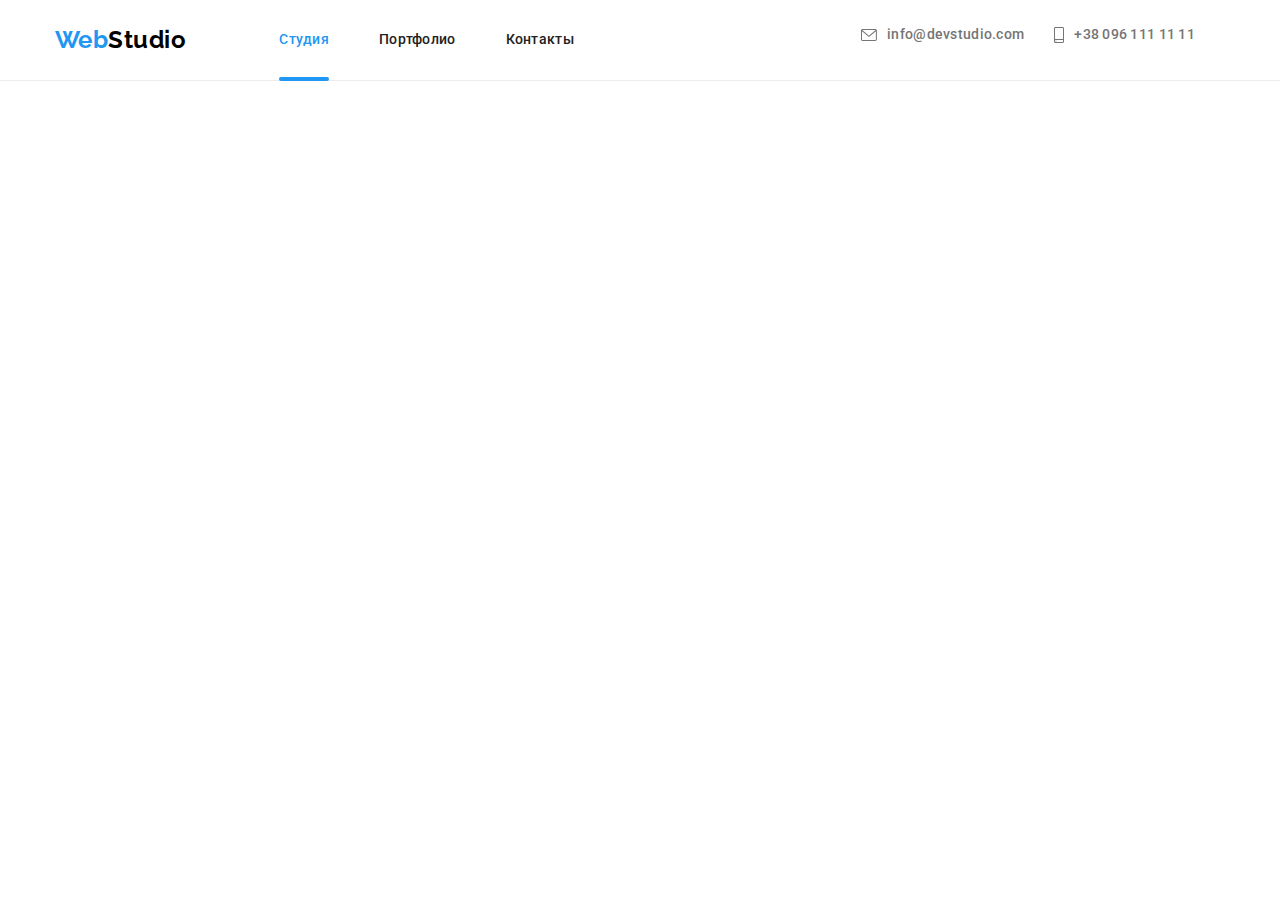
<file: index.html>
<!DOCTYPE html>
<html lang="ru">
  <head>
    <meta charset="UTF-8" />
    <meta name="viewport" content="width=device-width, initial-scale=1.0" />
    <link rel="stylesheet" href="https://cdnjs.cloudflare.com/ajax/libs/modern-normalize/1.0.0/modern-normalize.min.css">
    <link rel="preconnect" href="https://fonts.gstatic.com">
    <link href="https://fonts.googleapis.com/css2?family=Raleway:wght@700&family=Roboto:wght@400;500;700;900&display=swap" rel="stylesheet"/>
    <link rel="stylesheet" href="https://cdnjs.cloudflare.com/ajax/libs/animate.css/4.1.1/animate.min.css" />
    <link rel="stylesheet" href="./css/main.min.css">
    <title>Главная</title>
  </head>
  <body>
    <!--Шапка сайта-->
    <header class="header">
      <div class="container">
        <a class="logo-link link animate__bounceIn" href="./index.html" lang="en" aria-label="логотип кампании">Web<span
            class="header__logo">Studio</span>
        </a>
        <div class="container__menu">
          <nav class="header__site-nav">
            <ul class="site-nav__list list">
              <li class="site-nav__item">
                <a class="site-nav__link link site-nav__link--current" href="./index.html">Студия</a>
              </li>
              <li class="site-nav__item">
                <a class="site-nav__link link" href="./portfolio.html">Портфолио</a>
              </li>
              <li class="site-nav__item">
                <a class="site-nav__link link" href="">Контакты</a>
              </li>
            </ul>
          </nav>
          <address class="header-address">
            <ul class="header-address__list list">
              <li class="header-address__item">
                <a class="header-address__link link" href="mailto:info@devstudio.com">
                  <svg class="mail-icon" width="16px" height="12px">
                    <use href="./images/sprite.svg#icon-envelope"></use>
                  </svg>
                  info@devstudio.com
                </a>
              </li>
              <li class="header-address__item">
                <a class="header-address__link link" href="tel:+380961111111">
                  <svg class="tel-icon" width="10px" height="16px">
                    <use href="./images/sprite.svg#icon-smartphone"></use>
                  </svg>
                  +38 096 111 11 11</a>
              </li>
            </ul>
          </address>
        </div>
      </div>
    </header>
      <!--Уникальный контент-->
      <main>
        <!--Герой-->
<!--           <section class="hero">
            <div class="container">
              <h1 class="hero__title">
                Эффективные решения для вашего бизнеса
              </h1>
              <button class="main__button" type="button" data-modal-open>Заказать услугу</button>
            </div>
          </section> -->
          <!--Наши особенности. Логический заголовок h2 потом убрать
<!--           <section class="our-features section">
          <div class="container">
            <h2 class="section__heading visually-hidden">Наши особенности</h2>
            <ul class="our-features-list list">
              <li class="our-features-list__item">
                <div class="our-features-list__icon">
                  <svg width="70px" height="70px">
                    <use href="./images/sprite.svg#icon-antenna"></use>
                </svg>
                </div>
                <h3 class="our-features-list__headline">
                  Внимание к деталям
                </h3>
                <p class="our-features-list__paragraph">
                  Идейные соображения, а также начало повседневной работы по формированию позиции.
                </p>
              </li>
              <li class="our-features-list__item">
                <div class="our-features-list__icon">
                  <svg width="70px" height="70px">
                    <use href="./images/sprite.svg#icon-clock"></use>
                </svg>
                </div>
                <h3 class="our-features-list__headline">
                  Пунктуальность
                </h3>
                <p class="our-features-list__paragraph">
                  Задача организации, в особенности же рамки и место обучения кадров влечет за собой.
                </p>
              </li>
              <li class="our-features-list__item">
                <div class="our-features-list__icon">
                  <svg width="70px" height="70px">
                    <use href="./images/sprite.svg#icon-diagram"></use>
                </svg>
                </div>
                <h3 class="our-features-list__headline">
                  Планирование
                </h3>
                <p class="our-features-list__paragraph">
                  Равным образом консультация с широким активом в значительной степени обуславливает.
                </p>
              </li>
              <li class="our-features-list__item">
                <div class="our-features-list__icon">
                  <svg width="70px" height="70px">
                    <use href="./images/sprite.svg#icon-astronaut"></use>
                </svg>
                </div>
                <h3 class="our-features-list__headline">
                  Современные технологии
                </h3>
                <p class="our-features-list__paragraph">
                  Значимость этих проблем настолько очевидна, что реализация плановых заданий.
                </p>
              </li>
            </ul>
          </div>
        </section> -->
        <!--Чем мы занимаеся-->
<!--         <section class="our-projects section">
          <div class="container">
            <h2 class="section__heading">
              Чем мы занимаемся
            </h2>
            <ul class="our-projects-list list">
              <li class="our-projects-list__item">
                <picture class="our-projects-list__picture">
                  <source srcset="./images/what-we-do/our-projects-desktop3.webp 1x, ./images/what-we-do/our-projects-desktop3@2x.webp 2x"
                    media="(min-width: 1200px)" type="image/webp">
                  <source srcset="./images/what-we-do/our-projects-desktop3.jpg 1x, ./images/what-we-do/our-projects-desktop3@2x.jpg 2x"
                    media="(min-width: 1200px)">
                  <img class="our-projects-list__image img-responsive" src="./images/what-we-do/our-projects-desktop1.jpg"
                    alt="человек печатает на клавиатуре">
                </picture>
                  <h3 class="our-projects-list__headline">Десктопные приложения</h3>
              </li>
              <li class="our-projects-list__item">
                <picture class="our-projects-list__picture">
                  <source srcset="./images/what-we-do/our-projects-desktop2.webp 1x, ./images/what-we-do/our-projects-desktop2@2x.webp 2x"
                    media="(min-width: 1200px)" type="image/webp">
                  <source srcset="./images/what-we-do/our-projects-desktop2.jpg 1x, ./images/what-we-do/our-projects-desktop2@2x.jpg 2x"
                    media="(min-width: 1200px)">
                  <img class="our-projects-list__image img-responsive" src="./images/what-we-do/our-projects-desktop2.jpg" alt="человек держит смартфон">
                </picture>
                  <h3 class="our-projects-list__headline">Мобильные приложения</h3>
              </li>
              <li class="our-projects-list__item">
                <picture class="our-projects-list__picture">
                  <source srcset="./images/what-we-do/our-projects-desktop1.webp 1x, ./images/what-we-do/our-projects-desktop1@2x.webp 2x"
                    media="(min-width: 1200px)" type="image/webp">
                  <source srcset="./images/what-we-do/our-projects-desktop1.jpg 1x, ./images/what-we-do/our-projects-desktop1@2x.jpg 2x"
                    media="(min-width: 1200px)">
                  <img class="our-projects-list__image img-responsive" src="./images/what-we-do/our-projects-desktop3.jpg" alt="человек держит планшет">
                </picture>
                  <h3 class="our-projects-list__headline">Дизайнерские решения</h3>
              </li>
            </ul>
          </div>
        </section> -->
        <!--Наша команда-->
<!--         <section class="our-team section">
          <div class="container">
            <h2 class="section__heading">
              Наша команда
            </h2>
            <ul class="our-team-list list">
              <li class="our-team-list__item">
                <picture class="our-team-list__picture">
                  <source srcset="./images/our-team/team-desktop1.webp 1x, ./images/our-team/team-desktop1@2x.webp 2x"
                    media="(min-width: 1200px)" type="image/webp">
                  <source srcset="./images/our-team/team-desktop1.jpg 1x, ./images/our-team/team-desktop1@2x.jpg 2x"
                    media="(min-width: 1200px)">
                  <source srcset="./images/our-team/team-tablet1.webp 1x, ./images/our-team/team-tablet1@2x.webp 2x"
                    media="(min-width: 768px)" type="image/webp">
                  <source srcset="./images/our-team/team-tablet1.jpg 1x, ../images/our-team/team-tablet1@2x.jpg 2x"
                    media="(min-width: 768px)">
                  <source srcset="./images/our-team/team-mobile1.webp 1x, ./images/our-team/team-mobile1@2x.webp 2x"
                    media="(min-width: 480px)" type="image/webp">
                  <source srcset="./images/our-team/team-mobile1.jpg 1x, ./images/our-team/team-mobile1@2x.jpg 2x"
                    media="(min-width: 480px)">
                  <img class="our-team-list__image img-responsive" src="./images/our-team/team-mobile1.jpg" alt="Первый член команды">
                </picture>
                <h3 class="our-team-list__headline">
                  Игорь Демьяненко
                </h3>
                <p class="our-team-list__paragraph" lang="en">
                  Product Designer
                </p>
                <ul class="social-list list">
                  <li class="social-list__item">
                    <a class="social-list__link link" href="">
                      <svg class="social-list__image" width="20px" height="20px">
                      <use href="./images/sprite.svg#icon-instagram"></use>
                      </svg>
                    </a>
                  </li>
                  <li class="social-list__item">
                    <a class="social-list__link link" href="">
                      <svg class="social-list__image" width="20px" height="20px">
                        <use href="./images/sprite.svg#icon-twitter"></use>
                      </svg>
                    </a>
                  </li>
                  <li class="social-list__item">
                    <a class="social-list__link link" href="">
                      <svg class="social-list__image" width="20px" height="20px">
                        <use href="./images/sprite.svg#icon-facebook"></use>
                      </svg>
                    </a>
                  </li>
                  <li class="social-list__item">
                    <a class="social-list__link link" href="">
                      <svg class="social-list__image" width="20px" height="20px">
                        <use href="./images/sprite.svg#icon-linkedin"></use>
                      </svg>
                    </a>
                  </li>
                </ul>
              </li>
              <li class="our-team-list__item">
                <picture class="our-team-list__picture">
                  <source srcset="./images/our-team/team-desktop2.webp 1x, ./images/our-team/team-desktop2@2x.webp 2x"
                    media="(min-width: 1200px)" type="image/webp">
                  <source srcset="./images/our-team/team-desktop2.jpg 1x, ./images/our-team/team-desktop2@2x.jpg 2x"
                    media="(min-width: 1200px)">
                  <source srcset="./images/our-team/team-tablet2.webp 1x, ./images/our-team/team-tablet2@2x.webp 2x"
                    media="(min-width: 768px)" type="image/webp">
                  <source srcset="./images/our-team/team-tablet2.jpg 1x, ../images/our-team/team-tablet2@2x.jpg 2x"
                    media="(min-width: 768px)">
                  <source srcset="./images/our-team/team-mobile2.webp 1x, ./images/our-team/team-mobile2@2x.webp 2x"
                    media="(min-width: 480px)" type="image/webp">
                  <source srcset="./images/our-team/team-mobile2.jpg 1x, ./images/our-team/team-mobile2@2x.jpg 2x"
                    media="(min-width: 480px)">
                  <img class="our-team-list__image img-responsive" src="./images/our-team/team-mobile2.jpg" alt="Второй член команды">
                </picture>
                <h3 class="our-team-list__headline">
                  Ольга Репина
                </h3>
                <p class="our-team-list__paragraph" lang="en">
                  Frontend Developer
                </p>
                <ul class="social-list list">
                  <li class="social-list__item">
                    <a class="social-list__link link" href="">
                      <svg class="social-list__image" width="20px" height="20px">
                        <use href="./images/sprite.svg#icon-instagram"></use>
                      </svg>
                    </a>
                  </li>
                  <li class="social-list__item">
                    <a class="social-list__link link" href="">
                      <svg class="social-list__image" width="20px" height="20px">
                        <use href="./images/sprite.svg#icon-twitter"></use>
                      </svg>
                    </a>
                  </li>
                  <li class="social-list__item">
                    <a class="social-list__link link" href="">
                      <svg class="social-list__image" width="20px" height="20px">
                        <use href="./images/sprite.svg#icon-facebook"></use>
                      </svg>
                    </a>
                  </li>
                  <li class="social-list__item">
                    <a class="social-list__link link" href="">
                      <svg class="social-list__image" width="20px" height="20px">
                        <use href="./images/sprite.svg#icon-linkedin"></use>
                      </svg>
                    </a>
                  </li>
                </ul>
              </li>
              <li class="our-team-list__item">
                <picture class="our-team-list__picture">
                  <source srcset="./images/our-team/team-desktop3.webp 1x, ./images/our-team/team-desktop3@2x.webp 2x"
                    media="(min-width: 1200px)" type="image/webp">
                  <source srcset="./images/our-team/team-desktop3.jpg 1x, ./images/our-team/team-desktop3@2x.jpg 2x"
                    media="(min-width: 1200px)">
                  <source srcset="./images/our-team/team-tablet3.webp 1x, ./images/our-team/team-tablet3@2x.webp 2x"
                    media="(min-width: 768px)" type="image/webp">
                  <source srcset="./images/our-team/team-tablet3.jpg 1x, ../images/our-team/team-tablet3@2x.jpg 2x"
                    media="(min-width: 768px)">
                  <source srcset="./images/our-team/team-mobile3.webp 1x, ./images/our-team/team-mobile3@2x.webp 2x"
                    media="(min-width: 480px)" type="image/webp">
                  <source srcset="./images/our-team/team-mobile3.jpg 1x, ./images/our-team/team-mobile3@2x.jpg 2x"
                    media="(min-width: 480px)">
                  <img class="our-team-list__image img-responsive" src="./images/our-team/team-mobile3.jpg" alt="Третий член команды">
                </picture>
                <h3 class="our-team-list__headline">
                  Николай Тарасов
                </h3>
                <p class="our-team-list__paragraph" lang="en">
                  Marketing
                </p>
                <ul class="social-list list">
                  <li class="social-list__item">
                    <a class="social-list__link link" href="">
                      <svg class="social-list__image" width="20px" height="20px">
                        <use href="./images/sprite.svg#icon-instagram"></use>
                      </svg>
                    </a>
                  </li>
                  <li class="social-list__item">
                    <a class="social-list__link link" href="">
                      <svg class="social-list__image" width="20px" height="20px">
                        <use href="./images/sprite.svg#icon-twitter"></use>
                      </svg>
                    </a>
                  </li>
                  <li class="social-list__item">
                    <a class="social-list__link link" href="">
                      <svg class="social-list__image" width="20px" height="20px">
                        <use href="./images/sprite.svg#icon-facebook"></use>
                      </svg>
                    </a>
                  </li>
                  <li class="social-list__item">
                    <a class="social-list__link link" href="">
                      <svg class="social-list__image" width="20px" height="20px">
                        <use href="./images/sprite.svg#icon-linkedin"></use>
                      </svg>
                    </a>
                  </li>
                </ul>
              </li>
              <li class="our-team-list__item">
                <picture class="our-team-list__picture">
                  <source srcset="./images/our-team/team-desktop4.webp 1x, ./images/our-team/team-desktop4@2x.webp 2x"
                    media="(min-width: 1200px)" type="image/webp">
                  <source srcset="./images/our-team/team-desktop4.jpg 1x, ./images/our-team/team-desktop4@2x.jpg 2x"
                    media="(min-width: 1200px)">
                  <source srcset="./images/our-team/team-tablet4.webp 1x, ./images/our-team/team-tablet4@2x.webp 2x"
                    media="(min-width: 768px)" type="image/webp">
                  <source srcset="./images/our-team/team-tablet4.jpg 1x, ../images/our-team/team-tablet4@2x.jpg 2x"
                    media="(min-width: 768px)">
                  <source srcset="./images/our-team/team-mobile4.webp 1x, ./images/our-team/team-mobile4@2x.webp 2x"
                    media="(min-width: 480px)" type="image/webp">
                  <source srcset="./images/our-team/team-mobile4.jpg 1x, ./images/our-team/team-mobile4@2x.jpg 2x"
                    media="(min-width: 480px)">
                  <img class="our-team-list__image img-responsive" src="./images/our-team/team-mobile4.jpg" alt="Четвертый член команды">
                </picture>
                <h3 class="our-team-list__headline">
                  Михаил Ермаков
                </h3>
                <p class="our-team-list__paragraph" lang="en">
                  UI Designer
                </p>
                <ul class="social-list list">
                  <li class="social-list__item">
                    <a class="social-list__link link" href="">
                      <svg class="social-list__image" width="20px" height="20px">
                      <use href="./images/sprite.svg#icon-instagram"></use>
                      </svg>
                    </a>
                  </li>
                  <li class="social-list__item">
                    <a class="social-list__link link" href="">
                      <svg class="social-list__image" width="20px" height="20px">
                        <use href="./images/sprite.svg#icon-twitter"></use>
                      </svg>
                    </a>
                  </li>
                  <li class="social-list__item">
                    <a class="social-list__link link" href="">
                      <svg class="social-list__image" width="20px" height="20px">
                        <use href="./images/sprite.svg#icon-facebook"></use>
                      </svg>
                    </a>
                  </li>
                  <li class="social-list__item">
                    <a class="social-list__link link" href="">
                      <svg class="social-list__image" width="20px" height="20px">
                        <use href="./images/sprite.svg#icon-linkedin"></use>
                      </svg>
                    </a>
                  </li>
                </ul>
              </li>
            </ul>
          </div>
        </section> -->
        <!-- our-clients -->
<!--         <section class="our-clients section">
          <div class="container">
            <h2 class="section__heading">Постоянные клиенты</h2>
            <ul class="our-clients-list list">
            <li class="our-clients-list__item">
              <a class="our-clients-item__link link" href="">
                <svg class="our-clients-item__logo" width="44px" height="49px">
                  <use href="./images/sprite.svg#icon-logo-yaco"></use>
                </svg>
              </a>
            </li>
            <li class="our-clients-list__item">
              <a class="our-clients-item__link link" href="">
                <svg class="our-clients-item__logo" width="40px" height="52px">
                  <use href="./images/sprite.svg#icon-logo-company-tagline-here"></use>
                </svg>
              </a>
            </li>
            <li class="our-clients-list__item">
              <a class="our-clients-item__link link" href="">
                <svg class="our-clients-item__logo" width="41px" height="43px">
                  <use href="./images/sprite.svg#icon-logo-company"></use>
                </svg>
              </a>
            </li>
            <li class="our-clients-list__item">
              <a class="our-clients-item__link link" href="">
                <svg class="our-clients-item__logo" width="80px" height="42px">
                  <use href="./images/sprite.svg#icon-logo-foster-peters"></use>
                </svg>
              </a>
            </li>
            <li class="our-clients-list__item">
              <a class="our-clients-item__link link" href="">
                <svg class="our-clients-item__logo" width="59px" height="47px">
                  <use href="./images/sprite.svg#icon-logo-brand"></use>
                </svg>
              </a>
            </li>
            <li class="our-clients-list__item">
              <a class="our-clients-item__link link" href="">
                <svg class="our-clients-item__logo" width="88px" height="45px">
                  <use href="./images/sprite.svg#icon-logo-company-tag-line"></use>
                </svg>
              </a>
            </li>
            </ul>
          </div>
        </section> -->
      </main>
      <!--Подвал сайта-->
<!--       <footer class="footer">
        <div class="container">
          <div class="footer__container">
            <div class="address-box">
              <a class="logo-link link" href="./" lang="en" aria-label="логотип кампании">Web<span
                  class="footer__logo">Studio</span>
              </a>
              <address class="footer__address">
                <ul class="footer-list list">
                  <li class="footer-list__item">
                    <a class="footer-list__link street link" href="https://goo.gl/maps/yxL3MHrEy7Q6VwSg8" target="_blank"
                      rel="noreferrer noopener">г. Киев, пр-т Леси Украинки,
                      26</a>
                  </li>
                  <li class="footer-list__item">
                    <a class="footer-list__link link" href="mailto:info@devstudio.com">info@devstudio.com</a>
                  </li>
                  <li class="footer-list__item">
                    <a class="footer-list__link link" href="tel:+380961111111">+38 096 111 11 11</a>
                  </li>
                </ul>
              </address>
            </div>
            <div class="social-box">
              <p class="footer-paragraph">Присоединяйтесь</p>
              <ul class="social-list list">
                <li class="social-list__item">
                  <a class="social-list__link link" href="">
                    <svg class="social-list__image" width="20px" height="20px">
                      <use href="./images/sprite.svg#icon-instagram"></use>
                    </svg>
                  </a>
                </li>
                <li class="social-list__item">
                  <a class="social-list__link link" href="">
                    <svg class="social-list__image" width="20px" height="20px">
                      <use href="./images/sprite.svg#icon-twitter"></use>
                    </svg>
                  </a>
                </li>
                <li class="social-list__item">
                  <a class="social-list__link link" href="">
                    <svg class="social-list__image" width="20px" height="20px">
                      <use href="./images/sprite.svg#icon-facebook"></use>
                    </svg>
                  </a>
                </li>
                <li class="social-list__item">
                  <a class="social-list__link link" href="">
                    <svg class="social-list__image" width="20px" height="20px">
                      <use href="./images/sprite.svg#icon-linkedin"></use>
                    </svg>
                  </a>
                </li>
              </ul>
            </div>
          </div>
          <form class="footer-form">
            <p class="footer-form__paragraph">Подпишитесь на рассылку</p>
            <div class="footer-box">
              <input type="email" name="email" id="subscription-email" class="footer-box__e-mail" placeholder="E-mail"
                autocomplete="off">
              <button type="submit" class="footer-box__button">Подписаться
                <svg class="footer-box__icon" width="24px" height="24px">
                  <use href="./images/sprite.svg#icon-icon-send"></use>
                </svg>
              </button>
            </div>
          </form>
        </div>
      </footer> -->
      <!-- positioned element -->
      <div class="backdrop backdrop--is-hidden" data-modal>
        <div class="modal">
          <form class="modal-form js-speaker-form">
            <p class="modal-form__paragraph">Оставьте свои данные, мы вам перезвоним</p>
            <div class="modal-form__field">
              <label for="name">Имя</label>
              <input class="modal-form__input" type="text" name="name" id="name" autocomplete="off">
              <svg class="modal-form__icon" width="18px" height="18px">
                <use href="./images/sprite.svg#icon-person"></use>
              </svg>
            </div>
            <div class="modal-form__field">
              <label for="tel">Телефон</label>
              <input class="modal-form__input" type="tel" name="tel" id="tel" autocomplete="off">
              <svg class="modal-form__icon" width="18px" height="18px">
                <use href="./images/sprite.svg#icon-phone"></use>
              </svg>
            </div>
            <div class="modal-form__field">
              <label for="order-email">Почта</label>
              <input class="modal-form__input" type="email" name="email" id="order-email" autocomplete="off">
              <svg class="modal-form__icon" width="18px" height="18px">
                <use href="./images/sprite.svg#icon-email"></use>
              </svg>
            </div>
            <div class="modal-form__field">
              <label for="comment">Комментарий</label>
              <textarea class="modal-form__input" name="comment" id="comment" placeholder="Введите текст"></textarea>
            </div>
            <div class="modal-form__checkbox-field">
              <input class="modal-form__policy-field visually-hidden" type="checkbox" value="accept-policy" id="policy" name="policy">
              <label class="modal-form__policy-label" for="policy">Соглашаюсь с рассылкой и принимаю&nbsp<a class="modal-form__policy-link link" href="">Условия договора</a>
              </label>
            </div>
            <button class="main__button" type="submit">Отправить</button>
          </form>
          <button type="button" class="modal__close-button" data-modal-close>
            <svg class="modal__close-icon" width="11px" height="11px">
              <use href="./images/sprite.svg#icon-close"></use>
            </svg>
          </button>
        </div>
      </div>
      <!-- js script -->
      <script src="./js/modal.js"></script>
      <script src="./js/speaker.js"></script>
  </body>
</html>
</file>
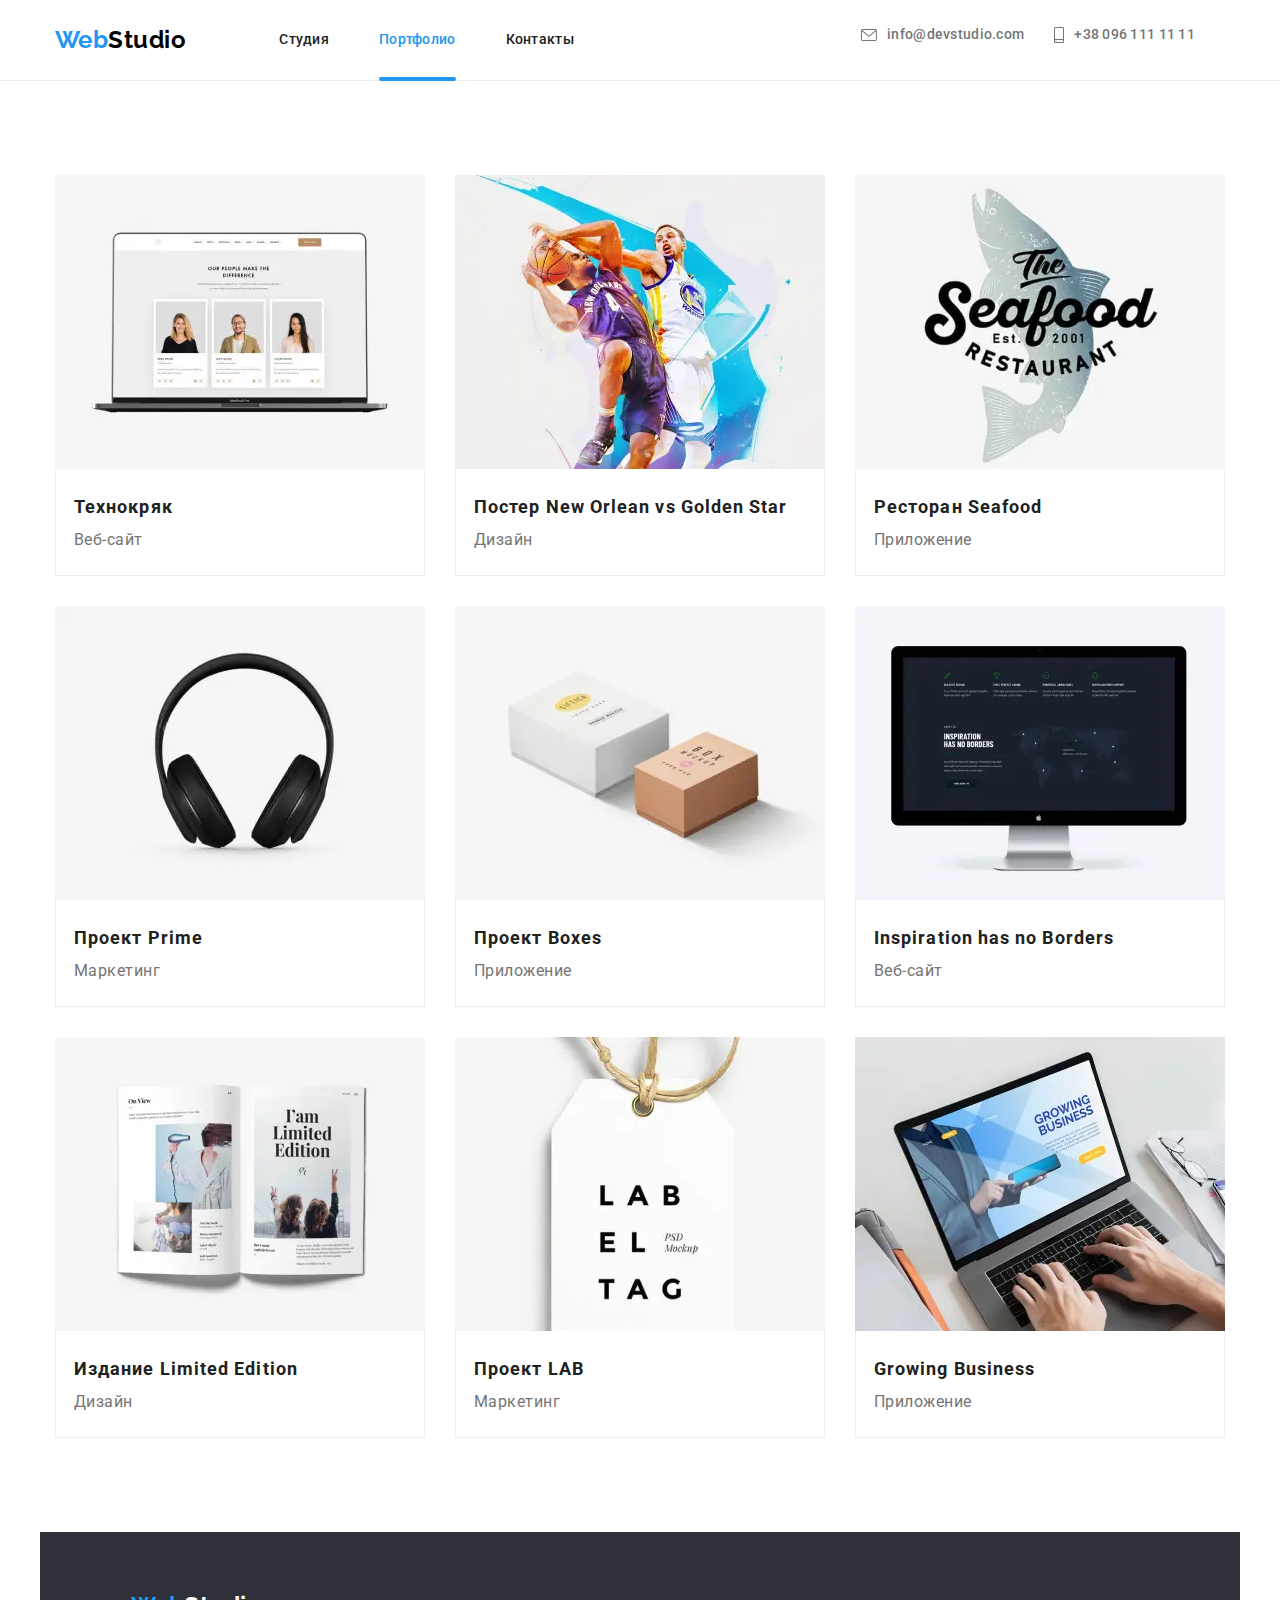
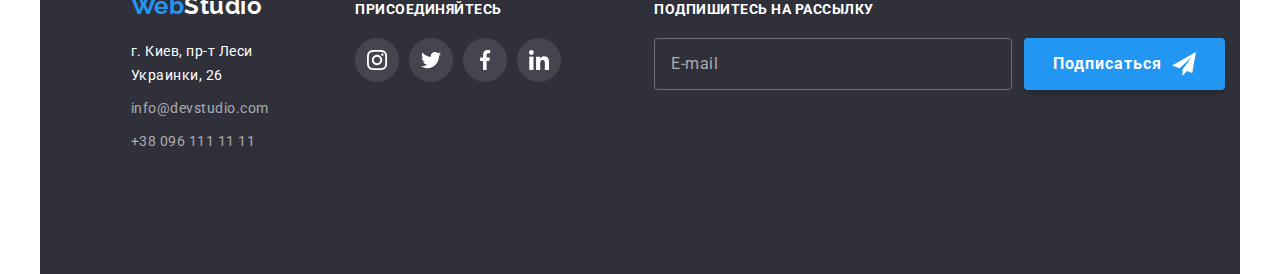
<file: portfolio.html>
<!DOCTYPE html>
<html lang="ru">
<head>
    <meta charset="UTF-8">
    <meta name="viewport" content="width=device-width, initial-scale=1.0">
    <link rel="stylesheet" href="https://cdnjs.cloudflare.com/ajax/libs/modern-normalize/1.0.0/modern-normalize.min.css">
    <link rel="preconnect" href="https://fonts.gstatic.com">
    <link href="https://fonts.googleapis.com/css2?family=Raleway:wght@700&family=Roboto:wght@400;500;700;900&display=swap" rel="stylesheet"/>
    <link rel="stylesheet" href="https://cdnjs.cloudflare.com/ajax/libs/animate.css/4.1.1/animate.min.css" />
    <link rel="stylesheet" href="./css/portfolio.min.css">
    <title>Портфолио</title>
</head>
<body>
    <!--Шапка сайта-->
    <header class="header">
        <div class="container">
            <a class="logo-link link animate__bounceIn" href="./index.html" lang="en" aria-label="логотип кампании">Web<span
                    class="header__logo">Studio</span>
            </a>
            <div class="container__menu" id="container__menu" data-menu>
                <nav class="header__site-nav">
                    <ul class="site-nav__list list">
                        <li class="site-nav__item">
                            <a class="site-nav__link link site-nav__link" href="./index.html">Студия</a>
                        </li>
                        <li class="site-nav__item">
                            <a class="site-nav__link link site-nav__link--current" href="./portfolio.html">Портфолио</a>
                        </li>
                        <li class="site-nav__item">
                            <a class="site-nav__link link" href="">Контакты</a>
                        </li>
                    </ul>
                </nav>
                <address class="header-address">
                    <ul class="header-address__list list">
                        <li class="header-address__item">
                            <a class="header-address__link link" href="mailto:info@devstudio.com">
                                <svg class="mail-icon" width="16px" height="12px">
                                    <use href="./images/sprite.svg#icon-envelope"></use>
                                </svg>
                                info@devstudio.com
                            </a>
                        </li>
                        <li class="header-address__item">
                            <a class="header-address__link link" href="tel:+380961111111">
                                <svg class="tel-icon" width="10px" height="16px">
                                    <use href="./images/sprite.svg#icon-smartphone"></use>
                                </svg>
                                +38 096 111 11 11</a>
                        </li>
                    </ul>
                </address>
            </div>
            <button class="header__menu-button is-open" type="button" aria-expanded="false" aria-controls="container__menu"
                data-menu-button>
                <svg width="24px" height="16px" aria-label="мобильное меню">
                    <use class="icon-menu" href="./images/sprite.svg#icon-menu-close-button"></use>
                    <use class="icon-cross" href="./images/sprite.svg#icon-menu-open-button"></use>
                </svg>
            </button>
        </div>
    </header>
    <!--Уникальный контент-->
    <main>
            <!--Портфолио. Логический заголовок h1 потом скрыть-->
            <section class="portfolio section">
                <div class="container">
                    <h1 class="portfolio__title visually-hidden">Портфолио</h1>
<!--                     <ul class="portfolio-nav list">
                        <li class="portfolio-nav__item">
                            <button class="portfolio-nav__button portfolio-nav__button--current" type="button">Все</button></li>
                        <li class="portfolio-nav__item">
                            <button class="portfolio-nav__button" type="button">Веб-сайты</button></li>
                        <li class="portfolio-nav__item">
                            <button class="portfolio-nav__button" type="button">Приложения</button></li>
                        <li class="portfolio-nav__item">
                            <button class="portfolio-nav__button" type="button">Дизайн</button></li>
                        <li class="portfolio-nav__item">
                            <button class="portfolio-nav__button" type="button">Маркетинг</button></li>
                    </ul> -->
                    <ul class="portfolio-list list">
                        <li class="portfolio-item">
                            <a class="portfolio-link link" href="">
                                <div class="portfolio-link__thumb">
                                    <picture class="portfolio-link__picture">
                                        <source srcset="./images/portfolio/img11.webp 1x, ./images/portfolio/img11-d2x.webp 2x"
                                            media="(min-width: 1200px)" type="image/webp">
                                        <source srcset="./images/portfolio/img11.jpg 1x, ./images/portfolio/img11-d2x.jpg 2x"
                                            media="(min-width: 1200px)">
                                        <source srcset="./images/portfolio/img11-t1x.webp 1x, ./images/portfolio/img11-t2x.webp 2x"
                                            media="(min-width: 768px)" type="image/webp">
                                        <source srcset="./images/portfolio/img11-t1x.jpg 1x, ../images/portfolio/img11-t2x.jpg 2x"
                                            media="(min-width: 768px)">
                                        <source srcset="./images/portfolio/img11-1е.webp 1x, ./images/portfolio/img11-2е.webp 2x"
                                            media="(min-width: 480px)" type="image/webp">
                                        <source srcset="./images/portfolio/img11-1е.jpg 1x, ./images/portfolio/img11-2е.jpg 2x"
                                            media="(min-width: 480px)">
                                        <img class="portfolio-link__image img-responsive" src="./images/portfolio/img11-1е.jpg"
                                        alt="ноутбук, на котором открыта страничка сайта">
                                    </picture>
                                    <p class="portfolio-link__description">Технокряк это современная площадка распространения коронавируса. Компании используют эту платформу для цифрового
                                    шпионажа и атак на защищённые сервера конкурентов.</p>
                                </div>
                                <div class="portfolio-link__title">
                                <h2 class="portfolio-link__heading">Технокряк</h2>
                                <p class="portfolio-link__paragraph">Веб-сайт</p>
                                </div>
                            </a>
                        </li>
                        <li class="portfolio-item">
                            <a class="portfolio-link link" href="">
                                <div class="portfolio-link__thumb">
                                    <picture class="portfolio-link__picture">
                                        <source srcset="./images/portfolio/img22.webp 1x, ./images/portfolio/img22-d2x.webp 2x" media="(min-width: 1200px)"
                                            type="image/webp">
                                        <source srcset="./images/portfolio/img22.jpg 1x, ./images/portfolio/img22-d2x.jpg 2x" media="(min-width: 1200px)">
                                        <source srcset="./images/portfolio/img22-t1x.webp 1x, ./images/portfolio/img22-t2x.webp 2x"
                                            media="(min-width: 768px)" type="image/webp">
                                        <source srcset="./images/portfolio/img22-t1x.jpg 1x, ../images/portfolio/img22-t2x.jpg 2x"
                                            media="(min-width: 768px)">
                                        <source srcset="./images/portfolio/img22-1е.webp 1x, ./images/portfolio/img22-2е.webp 2x" media="(min-width: 480px)"
                                            type="image/webp">
                                        <source srcset="./images/portfolio/img22-1е.jpg 1x, ./images/portfolio/img22-2е.jpg 2x" media="(min-width: 480px)">
                                        <img class="portfolio-link__image img-responsive" src="./images/portfolio/img22-1е.jpg"
                                            alt="два баскетболиста">
                                    </picture>
                                    <p class="portfolio-link__description">Технокряк это современная площадка распространения коронавируса. Компании
                                        используют эту платформу для цифрового
                                        шпионажа и атак на защищённые сервера конкурентов.</p>
                                </div>
                                <div class="portfolio-link__title">
                                    <h2 class="portfolio-link__heading">Постер <span lang="en">New Orlean vs Golden Star</span></h2>
                                    <p class="portfolio-link__paragraph">Дизайн</p>
                                </div>
                            </a>
                        </li>
                        <li class="portfolio-item">
                            <a class="portfolio-link link" href="">
                                <div class="portfolio-link__thumb">
                                    <picture class="portfolio-link__picture">
                                        <source srcset="./images/portfolio/img33.webp 1x, ./images/portfolio/img33-d2x.webp 2x" media="(min-width: 1200px)"
                                            type="image/webp">
                                        <source srcset="./images/portfolio/img33.jpg 1x, ./images/portfolio/img33-d2x.jpg 2x" media="(min-width: 1200px)">
                                        <source srcset="./images/portfolio/img33-t1x.webp 1x, ./images/portfolio/img33-t2x.webp 2x"
                                            media="(min-width: 768px)" type="image/webp">
                                        <source srcset="./images/portfolio/img33-t1x.jpg 1x, ../images/portfolio/img33-t2x.jpg 2x"
                                            media="(min-width: 768px)">
                                        <source srcset="./images/portfolio/img33-1е.webp 1x, ./images/portfolio/img33-2е.webp 2x" media="(min-width: 480px)"
                                            type="image/webp">
                                        <source srcset="./images/portfolio/img33-1е.jpg 1x, ./images/portfolio/img33-2е.jpg 2x" media="(min-width: 480px)">
                                        <img class="portfolio-link__image img-responsive" src="./images/portfolio/img33-1е.jpg"
                                            alt="рыба">
                                    </picture>
                                    <p class="portfolio-link__description">Технокряк это современная площадка распространения коронавируса. Компании
                                        используют эту платформу для цифрового
                                        шпионажа и атак на защищённые сервера конкурентов.</p>
                                </div>
                                <div class="portfolio-link__title">
                                    <h2 class="portfolio-link__heading">Ресторан <span lang="en">Seafood</span></h2>
                                    <p class="portfolio-link__paragraph">Приложение</p>
                                </div>
                            </a>
                        </li>
                        <li class="portfolio-item">
                            <a class="portfolio-link link" href="">
                                <div class="portfolio-link__thumb">
                                    <picture class="portfolio-link__picture">
                                        <source srcset="./images/portfolio/img44.webp 1x, ./images/portfolio/img44-d2x.webp 2x" media="(min-width: 1200px)"
                                            type="image/webp">
                                        <source srcset="./images/portfolio/img44.jpg 1x, ./images/portfolio/img44-d2x.jpg 2x" media="(min-width: 1200px)">
                                        <source srcset="./images/portfolio/img44-t1x.webp 1x, ./images/portfolio/img44-t2x.webp 2x"
                                            media="(min-width: 768px)" type="image/webp">
                                        <source srcset="./images/portfolio/img44-t1x.jpg 1x, ../images/portfolio/img44-t2x.jpg 2x"
                                            media="(min-width: 768px)">
                                        <source srcset="./images/portfolio/img44-1е.webp 1x, ./images/portfolio/img44-2е.webp 2x" media="(min-width: 480px)"
                                            type="image/webp">
                                        <source srcset="./images/portfolio/img44-1е.jpg 1x, ./images/portfolio/img44-2е.jpg 2x" media="(min-width: 480px)">
                                        <img class="portfolio-link__image img-responsive" src="./images/portfolio/img44-1е.jpg"
                                            alt="наушники">
                                    </picture>
                                    <p class="portfolio-link__description">Технокряк это современная площадка распространения коронавируса. Компании
                                        используют эту платформу для цифрового
                                        шпионажа и атак на защищённые сервера конкурентов.</p>
                                </div>
                                <div class="portfolio-link__title">
                                    <h2 class="portfolio-link__heading" lang="en">Проект Prime</h2>
                                    <p class="portfolio-link__paragraph">Маркетинг</p>
                                </div>
                            </a>
                        </li>
                        <li class="portfolio-item">
                            <a class="portfolio-link link" href="">
                                <div class="portfolio-link__thumb">
                                    <picture class="portfolio-link__picture">
                                        <source srcset="./images/portfolio/img55.webp 1x, ./images/portfolio/img55-d2x.webp 2x" media="(min-width: 1200px)"
                                            type="image/webp">
                                        <source srcset="./images/portfolio/img55.jpg 1x, ./images/portfolio/img55-d2x.jpg 2x" media="(min-width: 1200px)">
                                        <source srcset="./images/portfolio/img55-t1x.webp 1x, ./images/portfolio/img55-t2x.webp 2x"
                                            media="(min-width: 768px)" type="image/webp">
                                        <source srcset="./images/portfolio/img55-t1x.jpg 1x, ../images/portfolio/img55-t2x.jpg 2x"
                                            media="(min-width: 768px)">
                                        <source srcset="./images/portfolio/img55-1е.webp 1x, ./images/portfolio/img55-2е.webp 2x" media="(min-width: 480px)"
                                            type="image/webp">
                                        <source srcset="./images/portfolio/img55-1е.jpg 1x, ./images/portfolio/img55-2е.jpg 2x" media="(min-width: 480px)">
                                        <img class="portfolio-link__image img-responsive" src="./images/portfolio/img55-1е.jpg"
                                            alt="две коробочки">
                                    </picture>
                                    <p class="portfolio-link__description">Технокряк это современная площадка распространения коронавируса. Компании
                                        используют эту платформу для цифрового
                                        шпионажа и атак на защищённые сервера конкурентов.</p>
                                </div>
                                <div class="portfolio-link__title">
                                    <h2 class="portfolio-link__heading">Проект <span lang="en">Boxes</span></h2>
                                    <p class="portfolio-link__paragraph">Приложение</p>
                                </div>
                            </a>
                        </li>
                        <li class="portfolio-item">
                            <a class="portfolio-link link" href="">
                                <div class="portfolio-link__thumb">
                                    <picture class="portfolio-link__picture">
                                        <source srcset="./images/portfolio/img66.webp 1x, ./images/portfolio/img66-d2x.webp 2x" media="(min-width: 1200px)"
                                            type="image/webp">
                                        <source srcset="./images/portfolio/img66.jpg 1x, ./images/portfolio/img66-d2x.jpg 2x" media="(min-width: 1200px)">
                                        <source srcset="./images/portfolio/img66-t1x.webp 1x, ./images/portfolio/img66-t2x.webp 2x"
                                            media="(min-width: 768px)" type="image/webp">
                                        <source srcset="./images/portfolio/img66-t1x.jpg 1x, ../images/portfolio/img66-t2x.jpg 2x"
                                            media="(min-width: 768px)">
                                        <source srcset="./images/portfolio/img66-1е.webp 1x, ./images/portfolio/img66-2е.webp 2x" media="(min-width: 480px)"
                                            type="image/webp">
                                        <source srcset="./images/portfolio/img66-1е.jpg 1x, ./images/portfolio/img66-2е.jpg 2x" media="(min-width: 480px)">
                                        <img class="portfolio-link__image img-responsive" src="./images/portfolio/img66-1е.jpg"
                                            alt="монитор">
                                    </picture>
                                    <p class="portfolio-link__description">Технокряк это современная площадка распространения коронавируса. Компании используют эту платформу для цифрового
                                    шпионажа и атак на защищённые сервера конкурентов.</p>
                                </div>
                                <div class="portfolio-link__title">
                                    <h2 class="portfolio-link__heading" lang="en">Inspiration has no Borders</h2>
                                    <p class="portfolio-link__paragraph">Веб-сайт</p>
                                </div>
                            </a>
                        </li>
                        <li class="portfolio-item">
                            <a class="portfolio-link link" href="">
                                <div class="portfolio-link__thumb">
                                    <picture class="portfolio-link__picture">
                                        <source srcset="./images/portfolio/img77.webp 1x, ./images/portfolio/img77-d2x.webp 2x" media="(min-width: 1200px)"
                                            type="image/webp">
                                        <source srcset="./images/portfolio/img77.jpg 1x, ./images/portfolio/img77-d2x.jpg 2x" media="(min-width: 1200px)">
                                        <source srcset="./images/portfolio/img77-t1x.webp 1x, ./images/portfolio/img77-t2x.webp 2x"
                                            media="(min-width: 768px)" type="image/webp">
                                        <source srcset="./images/portfolio/img77-t1x.jpg 1x, ../images/portfolio/img77-t2x.jpg 2x"
                                            media="(min-width: 768px)">
                                        <source srcset="./images/portfolio/img77-1е.webp 1x, ./images/portfolio/img77-2е.webp 2x" media="(min-width: 480px)"
                                            type="image/webp">
                                        <source srcset="./images/portfolio/img77-1е.jpg 1x, ./images/portfolio/img77-2е.jpg 2x" media="(min-width: 480px)">
                                        <img class="portfolio-link__image img-responsive" src="./images/portfolio/img77-1е.jpg"
                                            alt="ноутбук, на котором открыта страничка сайта">
                                    </picture>
                                    <p class="portfolio-link__description">Технокряк это современная площадка распространения коронавируса. Компании используют эту платформу для цифрового
                                    шпионажа и атак на защищённые сервера конкурентов.</p>
                                </div>
                                <div class="portfolio-link__title">
                                    <h2 class="portfolio-link__heading">Издание <span lang="en">Limited Edition</span></h2>
                                    <p class="portfolio-link__paragraph">Дизайн</p>
                                </div>
                            </a>
                        </li>
                        <li class="portfolio-item">
                            <a class="portfolio-link link" href="">
                                <div class="portfolio-link__thumb">
                                    <picture class="portfolio-link__picture">
                                        <source srcset="./images/portfolio/img88.webp 1x, ./images/portfolio/img88-d2x.webp 2x" media="(min-width: 1200px)"
                                            type="image/webp">
                                        <source srcset="./images/portfolio/img88.jpg 1x, ./images/portfolio/img88-d2x.jpg 2x" media="(min-width: 1200px)">
                                        <source srcset="./images/portfolio/img88-t1x.webp 1x, ./images/portfolio/img88-t2x.webp 2x"
                                            media="(min-width: 768px)" type="image/webp">
                                        <source srcset="./images/portfolio/img88-t1x.jpg 1x, ../images/portfolio/img88-t2x.jpg 2x"
                                            media="(min-width: 768px)">
                                        <source srcset="./images/portfolio/img88-1е.webp 1x, ./images/portfolio/img88-2е.webp 2x" media="(min-width: 480px)"
                                            type="image/webp">
                                        <source srcset="./images/portfolio/img88-1е.jpg 1x, ./images/portfolio/img88-2е.jpg 2x" media="(min-width: 480px)">
                                        <img class="portfolio-link__image img-responsive" src="./images/portfolio/img88-1е.jpg"
                                            alt="бирка">
                                    </picture>
                                    <p class="portfolio-link__description">Технокряк это современная площадка распространения коронавируса. Компании используют эту платформу для цифрового
                                    шпионажа и атак на защищённые сервера конкурентов.</p>
                                </div>
                                <div class="portfolio-link__title">
                                    <h2 class="portfolio-link__heading">Проект <span lang="en">LAB</span></h2>
                                    <p class="portfolio-link__paragraph">Маркетинг</p>
                                </div>
                            </a>
                        </li>
                        <li class="portfolio-item">
                            <a class="portfolio-link link" href="">
                                <div class="portfolio-link__thumb">
                                    <picture class="portfolio-link__picture">
                                        <source srcset="./images/portfolio/img99.webp 1x, ./images/portfolio/img99-d2x.webp 2x" media="(min-width: 1200px)"
                                            type="image/webp">
                                        <source srcset="./images/portfolio/img99.jpg 1x, ./images/portfolio/img99-d2x.jpg 2x" media="(min-width: 1200px)">
                                        <source srcset="./images/portfolio/img99-t1x.webp 1x, ./images/portfolio/img99-t2x.webp 2x"
                                            media="(min-width: 768px)" type="image/webp">
                                        <source srcset="./images/portfolio/img99-t1x.jpg 1x, ../images/portfolio/img99-t2x.jpg 2x"
                                            media="(min-width: 768px)">
                                        <source srcset="./images/portfolio/img99-1е.webp 1x, ./images/portfolio/img99-2е.webp 2x" media="(min-width: 480px)"
                                            type="image/webp">
                                        <source srcset="./images/portfolio/img99-1е.jpg 1x, ./images/portfolio/img99-2е.jpg 2x" media="(min-width: 480px)">
                                        <img class="portfolio-link__image img-responsive" src="./images/portfolio/img99-1е.jpg"
                                            alt="ноутбук">
                                    </picture>
                                    <p class="portfolio-link__description">Технокряк это современная площадка распространения коронавируса. Компании используют эту платформу для цифрового
                                    шпионажа и атак на защищённые сервера конкурентов.</p>
                                </div>
                                <div class="portfolio-link__title">
                                    <h2 class="portfolio-link__heading" lang="en">Growing Business</h2>
                                    <p class="portfolio-link__paragraph">Приложение</p>
                                </div>
                            </a>
                        </li>
                    </ul>
                </div>
            </section>
    </main>
    <!--Подвал сайта-->
    <footer class="footer">
        <div class="container">
            <div class="footer__container">
                <div class="address-box">
                    <a class="logo-link link" href="./" lang="en" aria-label="логотип кампании">Web<span
                            class="footer__logo">Studio</span>
                    </a>
                    <address class="footer__address">
                        <ul class="footer-list list">
                            <li class="footer-list__item">
                                <a class="footer-list__link street link" href="https://goo.gl/maps/yxL3MHrEy7Q6VwSg8"
                                    target="_blank" rel="noreferrer noopener">г. Киев, пр-т Леси Украинки,
                                    26</a>
                            </li>
                            <li class="footer-list__item">
                                <a class="footer-list__link link" href="mailto:info@devstudio.com">info@devstudio.com</a>
                            </li>
                            <li class="footer-list__item">
                                <a class="footer-list__link link" href="tel:+380961111111">+38 096 111 11 11</a>
                            </li>
                        </ul>
                    </address>
                </div>
                <div class="social-box">
                    <p class="footer-paragraph">Присоединяйтесь</p>
                    <ul class="social-list list">
                        <li class="social-list__item">
                            <a class="social-list__link link" href="">
                                <svg class="social-list__image" width="20px" height="20px">
                                    <use href="./images/sprite.svg#icon-instagram"></use>
                                </svg>
                            </a>
                        </li>
                        <li class="social-list__item">
                            <a class="social-list__link link" href="">
                                <svg class="social-list__image" width="20px" height="20px">
                                    <use href="./images/sprite.svg#icon-twitter"></use>
                                </svg>
                            </a>
                        </li>
                        <li class="social-list__item">
                            <a class="social-list__link link" href="">
                                <svg class="social-list__image" width="20px" height="20px">
                                    <use href="./images/sprite.svg#icon-facebook"></use>
                                </svg>
                            </a>
                        </li>
                        <li class="social-list__item">
                            <a class="social-list__link link" href="">
                                <svg class="social-list__image" width="20px" height="20px">
                                    <use href="./images/sprite.svg#icon-linkedin"></use>
                                </svg>
                            </a>
                        </li>
                    </ul>
                </div>
            </div>
            <form class="footer-form">
                <p class="footer-form__paragraph">Подпишитесь на рассылку</p>
                <div class="footer-box">
                    <input type="email" name="email" id="subscription-email" class="footer-box__e-mail" placeholder="E-mail"
                        autocomplete="off">
                    <button type="submit" class="footer-box__button">Подписаться
                        <svg class="footer-box__icon" width="24px" height="24px">
                            <use href="./images/sprite.svg#icon-icon-send"></use>
                        </svg>
                    </button>
                </div>
            </form>
        </div>
    </footer>
    <!-- js -->
    <script src="./js/menu.js"></script>
</body>
</html>
</file>
<file: css/main.min.css>
.visually-hidden{position:absolute;width:1px;height:1px;margin:-1px;border:0;padding:0;white-space:nowrap;clip-path:inset(100%);clip:rect(0 0 0 0);overflow:hidden}body{background-color:#fff;color:#212121;font-family:Roboto,sans-serif;letter-spacing:0.03em}body.modal-open{overflow:hidden}h1,h2,h3,h4,h5,h6{margin:0}p{margin:0}.list{list-style:none;margin:0;padding:0}.link{display:block;text-decoration:none;font-style:normal}.img-responsive{display:block;max-width:100%;height:auto}.container{min-width:320px;padding:0px 15px}@media screen and (min-width: 480px){.container{width:480px;margin:0 auto}}@media screen and (min-width: 768px){.container{width:768px}}@media screen and (min-width: 1200px){.container{width:1200px}}.section{padding-top:60px;padding-bottom:60px}.section__heading{text-align:center;font-weight:700;line-height:1.16;margin-bottom:30px;font-size:28px}@media screen and (min-width: 1200px){.section{padding-top:94px;padding-bottom:94px}.section__heading{font-size:36px;margin-bottom:50px}}.logo-link{font-family:Raleway,sans-serif;font-weight:700;font-size:24px;line-height:1.17;color:#2196f3}@media screen and (min-width: 1200px){font-size:26px;line-height:1.19}.social-list{display:flex;justify-content:center;padding-bottom:24px}.social-list__link{display:flex;width:44px;height:44px;align-items:center;justify-content:center;border-radius:50%;transition:250ms cubic-bezier(0.4, 0, 0.2, 1)}.social-list__link:hover,.social-list__link :focus{background-color:#2196f3}.social-list__image{width:20px;height:20px;fill:#afb1b8;transition:250ms cubic-bezier(0.4, 0, 0.2, 1)}.social-list__link:hover .social-list__image,.social-list__link:focus .social-list__image{fill:#fff}@media screen and (min-width: 768px){.social-list{padding-right:74px;padding-left:74px}}@media screen and (min-width: 1200px){.social-list{padding-right:32px;padding-bottom:30px;padding-left:32px}}.main__button{border:transparent;border-radius:4px;padding:10px 32px;min-width:200px;box-shadow:0px 4px 4px rgba(0,0,0,0.15);background-color:#2196f3;color:#fff;font-style:normal;font-weight:700;font-size:16px;line-height:1.88;letter-spacing:0.06em}.backdrop{position:fixed;z-index:2;padding:93px 15px;overflow-y:scroll;top:0;left:0;width:100%;height:100%;background:rgba(0,0,0,0.2);transition:250ms cubic-bezier(0.4, 0, 0.2, 1)}.backdrop--is-hidden{opacity:0;pointer-events:none}@media screen and (min-width: 768px){padding:initial}.modal{margin:auto;max-width:450px;box-shadow:0px 1px 3px rgba(0,0,0,0.12),0px 1px 1px rgba(0,0,0,0.14),0px 2px 1px rgba(0,0,0,0.2);border-radius:4px;background-color:#fff;display:flex;align-items:flex-start;justify-content:flex-end;transition:250ms cubic-bezier(0.4, 0, 0.2, 1)}@media screen and (min-width: 480px){.modal{max-height:609px}}.backdrop--is-hidden .modal{transform:translate(-50%, -50%) scale(0.3)}.modal__close-button{width:30px;height:30px;border-radius:50%;border:1px solid rgba(0,0,0,0.1);background-color:#fff;padding:5px;margin-top:7px;margin-right:8px;position:absolute}.modal-form{width:450px;padding:40px;text-align:center}.modal-form__paragraph{font-weight:700;font-size:20px;line-height:1.5;margin-bottom:12px}@media screen and (min-width: 320px){.modal-form__paragraph{max-width:370px}}.modal-form__field{position:relative;display:flex;flex-direction:column;margin-bottom:10px;font-size:14px;line-height:1.14;letter-spacing:0.01em;color:#757575;text-align:left}.modal-form__field textarea{height:120px}.modal-form__field label{margin-bottom:4px}.modal-form__icon{position:absolute;bottom:0;left:0;transform:translateY(-12px) translateX(12px)}.modal-form__input:focus-within+.modal-form__icon,.modal-form__input:hover+.modal-form__icon{fill:#2196f3;transition:250ms cubic-bezier(0.4, 0, 0.2, 1)}.modal-form__input{border:1px solid rgba(33,33,33,0.2);border-radius:4px;resize:none;min-height:40px;font-size:14px;line-height:1.14;letter-spacing:0.01em;padding:12px 12px;padding-left:42px;outline:none}.modal-form__input:focus-within,.modal-form__input:hover{border:1px solid #2196f3;transition:250ms cubic-bezier(0.4, 0, 0.2, 1)}.modal-form__input:last-child{padding:12px 16px}.modal-form__policy-link{font-size:12px;line-height:1.17;color:#2196f3;text-decoration:underline;text-decoration-skip-ink:none;display:inline-block}.modal-form__checkbox-field{margin-bottom:30px;text-align:initial}.modal-form__checkbox-field label{font-size:12px;line-height:1.17px;letter-spacing:0.03em;color:#757575}.modal__close-button{transition:250ms cubic-bezier(0.4, 0, 0.2, 1)}.modal__close-button:hover,.modal__close-button:focus{fill:#2196f3}.modal-form__policy-label{align-items:center}@media screen and (min-width: 480px){.modal-form__policy-label{display:flex;justify-content:center}}.modal-form__policy-label::before{content:"";display:inline-block;width:16px;height:15px;margin-right:7px;border:2px solid #212121;border-radius:4px;transition:250ms cubic-bezier(0.4, 0, 0.2, 1)}@media screen and (max-width: 480px){.modal-form__policy-label::before{margin-bottom:-3px}}.modal-form__policy-field:checked+.modal-form__policy-label::before{background-image:url(../images/modal/tick-icon.svg);background-color:#2196f3;border-color:#2196f3}@media screen and (min-width: 1200px){.modal{max-width:528px;max-height:581px;position:absolute;top:50%;left:50%;transform-origin:top right;transform:translate(-50%, -50%) scale(1) rotate(360deg)}.modal-form{width:528px}.modal-form__paragraph{width:448px;line-height:1.15}.modal-form__field{font-size:12px;line-height:1.17}.modal-form__field textarea{width:448px;height:127px}.modal-form__policy-link{font-size:14px;line-height:1.71}.modal-form__checkbox-field label{font-size:14px;line-height:1.71px}}.header{border-bottom:1px solid #ececec;position:relative}.header .container{display:flex;align-items:center;justify-content:space-between}.header__logo{color:#000000}.header__menu-button{margin:0;padding:0;background-color:transparent;border:none;display:inline-flex}.header__menu-button:hover,.header__menu-button:focus{fill:#2196f3;transition:250ms cubic-bezier(0.4, 0, 0.2, 1)}.header__menu-button .icon-cross{display:none}.header__menu-button.is-open .icon-cross{display:block}.header__menu-button.is-open .icon-menu{display:none}.logo-link{padding-top:16px;padding-bottom:16px}.site-nav__list{display:inline-block;text-align:center;margin-bottom:60px}.site-nav__item{width:max-content;margin:auto}.site-nav__item:not(:last-child){position:relative;margin-bottom:40px}.site-nav__link{color:#212121;font-weight:500;font-size:18px;line-height:1.17;letter-spacing:0.02em;transition:250ms cubic-bezier(0.4, 0, 0.2, 1)}.site-nav__link:hover,.site-nav__link:focus{color:#2196f3}.site-nav__link--current{color:#2196f3}.site-nav__link--current::after{position:absolute;bottom:-8px;display:flex;content:"";width:100%;height:4px;background-color:#2196f3;border-radius:2px}.container__menu{text-align:center;display:none;position:absolute;z-index:1;top:101%;left:0;width:100%;padding-top:60px;padding-bottom:60px;background-color:#fff}.container__menu.is-open{display:block;box-shadow:0px 4px 8px rgba(0,0,0,0.04),0px 2px 4px rgba(0,0,0,0.08),0px 1px 3px rgba(0,0,0,0.16)}.container__menu .header-address{display:inline-block}.container__menu .header-address__list{display:flex;flex-direction:column;align-items:center}.container__menu .header-address__item:not(:last-child){margin-bottom:16px}.container__menu .header-address__link{display:flex;align-items:center;color:#757575;font-weight:500;font-size:18px;line-height:1.17;letter-spacing:0.02em;transition:250ms cubic-bezier(0.4, 0, 0.2, 1)}.container__menu .header-address__link:hover,.container__menu .header-address__link:focus{color:#2196f3}.container__menu .mail-icon{width:16px;height:12px;margin-right:10px;fill:currentColor}.container__menu .tel-icon{width:10px;height:16px;margin-right:10px;fill:currentColor}@media screen and (min-width: 768px){.logo-link{padding-top:0;padding-bottom:0}.container__menu{display:block;position:initial;display:flex;align-items:center;margin-left:88px;padding-top:0;padding-bottom:0}.container__menu .header-address{margin-left:auto}.container__menu .header-address__link{font-size:12px;line-height:1.17}.container__menu .header-address__item:not(:last-child){margin-bottom:10px}.container__menu .header-address__list{align-items:start}.header__menu-button{display:none}.site-nav__list{display:flex;margin-bottom:0}.site-nav__item{margin:initial}.site-nav__item:not(:last-child){margin-right:50px;margin-bottom:0}.site-nav__list{padding-top:0;padding-bottom:0}.site-nav__link{padding-top:32px;padding-bottom:32px;font-size:14px;line-height:1.14}.site-nav__link--current::after{bottom:-1px}}@media screen and (min-width: 1200px){.container__menu{margin-left:93px}.container__menu .header-address__list{flex-direction:initial}.container__menu .header-address__link{font-size:14px;line-height:1.14}.header-address{display:flex}.header-address__item{margin-right:30px}}.footer{margin:0 auto;text-align:center;background-color:#2f303a;padding:60px 0px}.footer__logo{color:#fff}.footer .logo-link{margin-bottom:20px}.footer-list__item{color:#fff}.footer-list__item:not(:last-child){margin-bottom:9px}.footer-list__link{color:rgba(255,255,255,0.6);font-size:14px;line-height:1.71;transition:250ms cubic-bezier(0.4, 0, 0.2, 1)}.footer-list__link.street{color:#fff}.footer-list__link:hover,.footer-list__link:focus{color:#2196f3}.footer-paragraph{font-weight:700;font-size:14px;line-height:1.14;text-transform:uppercase;margin-bottom:20px;color:#fff}.footer-box__e-mail{line-height:1.25;letter-spacing:0.03em;width:100%;padding-top:15px;padding-bottom:15px;padding-left:16px;border:1px solid rgba(255,255,255,0.3);border-radius:4px;background-color:transparent;margin-bottom:20px}.footer-box__button{display:inline-flex;align-items:center;font-weight:bold;font-size:16px;line-height:1.88;text-align:center;letter-spacing:0.06em;color:#fff;background-color:#2196f3;box-shadow:0px 4px 4px rgba(0,0,0,0.15);border-radius:4px;border:1px solid transparent;padding:10px 28px}.footer-box__icon{margin-left:10px}.footer-form input[placeholder="E-mail"],.footer-form input::placeholder{font-weight:400;font-size:16px;color:rgba(255,255,255,0.6)}.footer-form__paragraph{font-weight:700;font-size:14px;line-height:1.14;text-transform:uppercase;color:#fff;margin-bottom:20px}.social-box .social-list{padding:0;display:inline-flex;margin-bottom:60px}.social-box .social-list .social-list__image{fill:#fff}.social-list__link{background-color:rgba(255,255,255,0.1);transition:250ms cubic-bezier(0.4, 0, 0.2, 1)}.social-list__link:hover,.social-list__link:focus{background-color:#2196f3}.social-list__item:not(:last-child){margin-right:10px}.address-box{margin-bottom:60px}@media screen and (min-width: 768px){.footer__container{display:flex;flex-wrap:wrap;align-items:baseline}.address-box{margin-right:165px;padding-left:61px}.footer-box__e-mail{display:flex;max-width:450px;margin-left:auto;margin-right:auto}}@media screen and (min-width: 1200px){.footer{text-align:initial}.footer>.container{display:flex;align-items:baseline}.footer__container{flex-wrap:nowrap}.footer .address-box{padding-left:0}.footer-box{display:flex;flex-direction:row;align-items:baseline}.footer-box__e-mail{margin-right:12px;width:358px}.social-box .social-list{margin-right:93px}.address-box{margin-right:70px}}.hero{text-align:center;background-color:#fff;background-repeat:no-repeat;background-position:center top}.hero__title{margin:auto;margin-bottom:30px;color:#fff;font-weight:900;letter-spacing:0.06em;text-transform:uppercase}@media screen and (min-width: 320px) and (max-width: 1200px){.hero{padding-top:118px;padding-bottom:118px}.hero__title{font-size:26px;line-height:1.62;max-width:360px}}@media screen and (min-width: 320px) and (max-width: 768px){.hero{background-image:linear-gradient(rgba(47,48,58,0.4), rgba(47,48,58,0.4)),url("../images/hero/hero-mobile.jpg");background-size:480px 400px}}@media screen and (min-device-pixel-ratio: 2) and (min-width: 320px) and (max-width: 768px), screen and (min-resolution: 192dpi) and (min-width: 320px) and (max-width: 768px), screen and (min-resolution: 2dppx) and (min-width: 320px) and (max-width: 768px){.hero{background-image:linear-gradient(rgba(47,48,58,0.4), rgba(47,48,58,0.4)),url("../images/hero/hero-mobile@2x.jpg")}}@media screen and (min-width: 768px){.hero{background-image:linear-gradient(rgba(47,48,58,0.4), rgba(47,48,58,0.4)),url("../images/hero/hero-tablet.jpg");background-size:768px 400px}}@media screen and (min-device-pixel-ratio: 2) and (min-width: 768px), screen and (min-resolution: 192dpi) and (min-width: 768px), screen and (min-resolution: 2dppx) and (min-width: 768px){.hero{background-image:linear-gradient(rgba(47,48,58,0.4), rgba(47,48,58,0.4)),url("../images/hero/hero-tablet@2x.jpg")}}@media screen and (min-width: 1200px){.hero{background-image:linear-gradient(rgba(47,48,58,0.4), rgba(47,48,58,0.4)),url("../images/hero/hero-desktop.jpg");background-size:1600px 600px}}@media screen and (min-device-pixel-ratio: 2) and (min-width: 1200px), screen and (min-resolution: 192dpi) and (min-width: 1200px), screen and (min-resolution: 2dppx) and (min-width: 1200px){.hero{background-image:linear-gradient(rgba(47,48,58,0.4), rgba(47,48,58,0.4)),url("../images/hero/hero-desktop@2x.jpg")}}@media screen and (min-width: 1200px){.hero{padding-top:200px;padding-bottom:200px}.hero__title{font-size:44px;line-height:1.36;max-width:696px}}.our-features-list__headline{font-weight:700;font-size:14px;line-height:1.14;text-transform:uppercase;text-align:center;margin-bottom:10px}.our-features-list__paragraph{color:#757575;font-size:14px;line-height:1.71}.our-features-list__icon{margin-bottom:30px;background-color:#f5f4fa;border-radius:4px;text-align:center;padding-top:25px;padding-bottom:25px}@media screen and (max-width: 767px){.our-features-list__item:not(:last-child){margin-bottom:30px}}@media screen and (min-width: 768px){.our-features-list{display:flex;flex-wrap:wrap;margin-left:calc(-1 *30px);margin-top:calc(-1 *30px)}.our-features-list__item{margin-left:30px;margin-top:30px;width:calc(100% / 2 - 30px)}}@media screen and (min-width: 1200px){.our-features.section{padding-bottom:0px}.our-features-list{display:flex}.our-features-list__item{margin-left:30px;margin-top:30px;width:calc(100% / 4 - 30px)}}@media screen and (max-width: 1199px){.our-projects{display:none}}@media screen and (min-width: 1200px){.our-projects-list{display:flex}.our-projects-list__image{flex-basis:calc(100% / 3)}.our-projects-list__item{position:relative}.our-projects-list__item:not(:nth-child(3n)){margin-right:30px}.our-projects-list__headline{font-weight:700;font-size:14px;line-height:1.14;text-transform:uppercase;color:#fff;position:absolute;bottom:0;background-color:rgba(47,48,58,0.8);width:370px;padding-top:27px;padding-bottom:27px;text-align:center}}.our-team{background-color:#f5f4fa}.our-team-list{min-width:290px}.our-team-list__headline{text-align:center;margin-bottom:10px;font-weight:500;font-size:16px;line-height:1.19}.our-team-list__item{box-shadow:0px 1px 3px rgba(0,0,0,0.12),0px 1px 1px rgba(0,0,0,0.14),0px 2px 1px rgba(0,0,0,0.2);border-radius:0px 0px 4px 4px;background-color:#fff;margin-top:30px}.our-team-list__image{margin-bottom:30px}.our-team-list__paragraph{text-align:center;margin-bottom:16px;font-size:16px;line-height:1.19}@media screen and (min-width: 768px){.our-team-list{display:flex;flex-wrap:wrap;margin-left:calc(-1 *30px);margin-top:calc(-1 *30px)}.our-team-list__item{margin-left:30px;margin-top:30px;width:calc(100% / 2 - 30px)}}@media screen and (min-width: 1200px){.our-team-list__item{width:calc(100% / 4 - 30px)}}.our-clients-list{display:flex;flex-wrap:wrap;margin-left:-30px;margin-top:-30px}.our-clients-list__item{margin-left:30px;margin-top:30px;width:calc(100% / 2 - 30px)}.our-clients-item__link{display:flex;height:90px;justify-content:center;align-items:center;color:#afb1b8;border:1px solid #afb1b8;border-radius:4px;transition:250ms cubic-bezier(0.4, 0, 0.2, 1)}.our-clients-item__link:hover,.our-clients-item__link:focus{fill:#2196f3;border-color:#2196f3}.our-clients-item__logo{display:block;fill:currentColor;transition:250ms cubic-bezier(0.4, 0, 0.2, 1)}.our-clients-item__link:hover .our-clients-item__logo,.our-clients-item__link:focus .our-clients-item__logo{fill:#2196f3;border-color:#2196f3}@media screen and (min-width: 768px){.our-clients-list__item{width:calc(100% / 3 - 30px)}}@media screen and (min-width: 1200px){.our-clients-list{flex-wrap:nowrap}}
/*# sourceMappingURL=main.min.css.map */
</file>
<file: css/portfolio.min.css>
.visually-hidden{position:absolute;width:1px;height:1px;margin:-1px;border:0;padding:0;white-space:nowrap;clip-path:inset(100%);clip:rect(0 0 0 0);overflow:hidden}body{background-color:#fff;color:#212121;font-family:Roboto,sans-serif;letter-spacing:0.03em}body.modal-open{overflow:hidden}h1,h2,h3,h4,h5,h6{margin:0}p{margin:0}.list{list-style:none;margin:0;padding:0}.link{display:block;text-decoration:none;font-style:normal}.img-responsive{display:block;max-width:100%;height:auto}.container{min-width:320px;padding:0px 15px}@media screen and (min-width: 480px){.container{width:480px;margin:0 auto}}@media screen and (min-width: 768px){.container{width:768px}}@media screen and (min-width: 1200px){.container{width:1200px}}.section{padding-top:60px;padding-bottom:60px}.section__heading{text-align:center;font-weight:700;line-height:1.16;margin-bottom:30px;font-size:28px}@media screen and (min-width: 1200px){.section{padding-top:94px;padding-bottom:94px}.section__heading{font-size:36px;margin-bottom:50px}}.logo-link{font-family:Raleway,sans-serif;font-weight:700;font-size:24px;line-height:1.17;color:#2196f3}@media screen and (min-width: 1200px){font-size:26px;line-height:1.19}.social-list{display:flex;justify-content:center;padding-bottom:24px}.social-list__link{display:flex;width:44px;height:44px;align-items:center;justify-content:center;border-radius:50%;transition:250ms cubic-bezier(0.4, 0, 0.2, 1)}.social-list__link:hover,.social-list__link :focus{background-color:#2196f3}.social-list__image{width:20px;height:20px;fill:#afb1b8;transition:250ms cubic-bezier(0.4, 0, 0.2, 1)}.social-list__link:hover .social-list__image,.social-list__link:hover .social-list__image{fill:#fff}@media screen and (min-width: 768px){.social-list{padding-right:74px;padding-left:74px}}@media screen and (min-width: 1200px){.social-list{padding-right:32px;padding-bottom:30px;padding-left:32px}}.header{border-bottom:1px solid #ececec;position:relative}.header .container{display:flex;align-items:center;justify-content:space-between}.header__logo{color:#000000}.header__menu-button{margin:0;padding:0;background-color:transparent;border:none;display:inline-flex}.header__menu-button:hover,.header__menu-button:focus{fill:#2196f3;transition:250ms cubic-bezier(0.4, 0, 0.2, 1)}.header__menu-button .icon-cross{display:none}.header__menu-button.is-open .icon-cross{display:block}.header__menu-button.is-open .icon-menu{display:none}.logo-link{padding-top:16px;padding-bottom:16px}.site-nav__list{display:inline-block;text-align:center;margin-bottom:60px}.site-nav__item{width:max-content;margin:auto}.site-nav__item:not(:last-child){position:relative;margin-bottom:40px}.site-nav__link{color:#212121;font-weight:500;font-size:18px;line-height:1.17;letter-spacing:0.02em;transition:250ms cubic-bezier(0.4, 0, 0.2, 1)}.site-nav__link:hover,.site-nav__link:focus{color:#2196f3}.site-nav__link--current{color:#2196f3}.site-nav__link--current::after{position:absolute;bottom:-8px;display:flex;content:"";width:100%;height:4px;background-color:#2196f3;border-radius:2px}.container__menu{text-align:center;display:none;position:absolute;z-index:1;top:101%;left:0;width:100%;padding-top:60px;padding-bottom:60px;background-color:#fff}.container__menu.is-open{display:block;box-shadow:0px 4px 8px rgba(0,0,0,0.04),0px 2px 4px rgba(0,0,0,0.08),0px 1px 3px rgba(0,0,0,0.16)}.container__menu .header-address{display:inline-block}.container__menu .header-address__list{display:flex;flex-direction:column;align-items:center}.container__menu .header-address__item:not(:last-child){margin-bottom:16px}.container__menu .header-address__link{display:flex;align-items:center;color:#757575;font-weight:500;font-size:18px;line-height:1.17;letter-spacing:0.02em;transition:250ms cubic-bezier(0.4, 0, 0.2, 1)}.container__menu .header-address__link:hover,.container__menu .header-address__link:focus{color:#2196f3}.container__menu .mail-icon{width:16px;height:12px;margin-right:10px;fill:currentColor}.container__menu .tel-icon{width:10px;height:16px;margin-right:10px;fill:currentColor}@media screen and (min-width: 768px){.logo-link{padding-top:0;padding-bottom:0}.container__menu{display:block;position:initial;display:flex;align-items:center;margin-left:88px;padding-top:0;padding-bottom:0}.container__menu .header-address{margin-left:auto}.container__menu .header-address__link{font-size:12px;line-height:1.17}.container__menu .header-address__item:not(:last-child){margin-bottom:10px}.container__menu .header-address__list{align-items:start}.header__menu-button{display:none}.site-nav__list{display:flex;margin-bottom:0}.site-nav__item{margin:initial}.site-nav__item:not(:last-child){margin-right:50px;margin-bottom:0}.site-nav__list{padding-top:0;padding-bottom:0}.site-nav__link{padding-top:32px;padding-bottom:32px;font-size:14px;line-height:1.14}.site-nav__link--current::after{bottom:-1px}}@media screen and (min-width: 1200px){.container__menu{margin-left:93px}.container__menu .header-address__list{flex-direction:initial}.container__menu .header-address__link{font-size:14px;line-height:1.14}.header-address{display:flex}.header-address__item{margin-right:30px}}.footer{margin:0 auto;max-width:1200px;text-align:center;background-color:#2f303a;padding:60px 0px}.footer__logo{color:#fff}.footer .logo-link{margin-bottom:20px}.footer-list__item{color:#fff}.footer-list__item:not(:last-child){margin-bottom:9px}.footer-list__link{color:rgba(255,255,255,0.6);font-size:14px;line-height:1.71;transition:250ms cubic-bezier(0.4, 0, 0.2, 1)}.footer-list__link.street{color:#fff}.footer-list__link:hover,.footer-list__link:focus{color:#2196f3}.footer-paragraph{font-weight:700;font-size:14px;line-height:1.14;text-transform:uppercase;margin-bottom:20px;color:#fff}.footer-box__e-mail{line-height:1.25;letter-spacing:0.03em;width:100%;padding-top:15px;padding-bottom:15px;padding-left:16px;border:1px solid rgba(255,255,255,0.3);border-radius:4px;background-color:transparent;margin-bottom:20px}.footer-box__button{display:inline-flex;align-items:center;font-weight:bold;font-size:16px;line-height:1.88;text-align:center;letter-spacing:0.06em;color:#fff;background-color:#2196f3;box-shadow:0px 4px 4px rgba(0,0,0,0.15);border-radius:4px;border:1px solid transparent;padding:10px 28px}.footer-box__icon{margin-left:10px}.footer-form input[placeholder="E-mail"],.footer-form input::placeholder{font-weight:400;font-size:16px;color:rgba(255,255,255,0.6)}.footer-form__paragraph{font-weight:700;font-size:14px;line-height:1.14;text-transform:uppercase;color:#fff;margin-bottom:20px}.social-box .social-list{padding:0;display:inline-flex;margin-bottom:60px}.social-box .social-list .social-list__image{fill:#fff}.social-list__link{background-color:rgba(255,255,255,0.1);transition:250ms cubic-bezier(0.4, 0, 0.2, 1)}.social-list__link:hover,.social-list__link:focus{background-color:#2196f3}.social-list__item:not(:last-child){margin-right:10px}.address-box{margin-bottom:60px}@media screen and (min-width: 768px){.footer__container{display:flex;flex-wrap:wrap;align-items:baseline}.address-box{margin-right:165px;padding-left:76px}.footer-box__e-mail{display:flex;max-width:450px;margin-left:auto;margin-right:auto}}@media screen and (min-width: 1200px){.footer{text-align:initial}.footer>.container{display:flex;align-items:baseline}.footer__container{flex-wrap:nowrap}.footer-box{display:flex;flex-direction:row;align-items:baseline}.footer-box__e-mail{margin-right:12px;width:358px}.social-box .social-list{margin-right:93px}.address-box{margin-right:70px}}.portfolio-nav{display:flex;flex-wrap:wrap;justify-content:flex-start;margin-bottom:40px;column-gap:8px;row-gap:8px}.portfolio-nav__button{display:inline-block;border:transparent;border-radius:4px;padding:6px 22px;background-color:#f5f4fa;color:#212121;font-weight:500;font-size:16px;line-height:1.63;letter-spacing:0.03em;transition:250ms cubic-bezier(0.4, 0, 0.2, 1)}.portfolio-nav__button:hover,.portfolio-nav__button:focus{color:#fff;background-color:#2196f3;box-shadow:0px 3px 1px rgba(0,0,0,0.1),0px 1px 2px rgba(0,0,0,0.08),0px 2px 2px rgba(0,0,0,0.12)}.portfolio-nav__button--current{background-color:#2196f3;color:#fff;box-shadow:0px 3px 1px rgba(0,0,0,0.1),0px 1px 2px rgba(0,0,0,0.08),0px 2px 2px rgba(0,0,0,0.12)}@media screen and (min-width: 768px){.portfolio-nav{flex-wrap:nowrap;justify-content:center;margin-bottom:30px}}@media screen and (min-width: 1200px){.portfolio-nav{margin-bottom:50px}}.portfolio-link__heading{color:#212121;font-size:18px;line-height:2;letter-spacing:0.06em;font-weight:700}.portfolio-link__paragraph{color:#757575;font-size:16px;line-height:1.88}.portfolio-link__title{border-left:1px solid #eee;border-right:1px solid #eee;border-bottom:1px solid #eee;padding:20px 18px}.portfolio-list{margin-left:calc(-1 * 30px);margin-top:calc(-1 * 30px)}.portfolio-item{margin-left:30px;margin-top:30px}.portfolio-link__thumb{position:relative;overflow:hidden}.portfolio-link__description{position:absolute;width:100%;height:100%;top:0;transform:translateY(100%);transition:transform 250ms cubic-bezier(0.4, 0, 0.2, 1);opacity:0.9;font-size:18px;line-height:1.56;padding:63px 24px;color:#fff;background-color:#2196f3}.portfolio-link:hover .portfolio-link__description,.portfolio-link:focus .portfolio-link__description{transform:translateY(0)}.portfolio-link:hover,.portfolio-link:focus{box-shadow:0px 1px 1px rgba(0,0,0,0.12),0px 4px 4px rgba(0,0,0,0.06),1px 4px 6px rgba(0,0,0,0.16)}@media screen and (min-width: 768px){.portfolio-list{display:flex;flex-wrap:wrap}.portfolio-item{flex-basis:calc(100% / 2 - 30px)}}@media screen and (min-width: 1200px){.portfolio-item{flex-basis:calc(100% / 3 - 30px)}}
/*# sourceMappingURL=portfolio.min.css.map */
</file>
